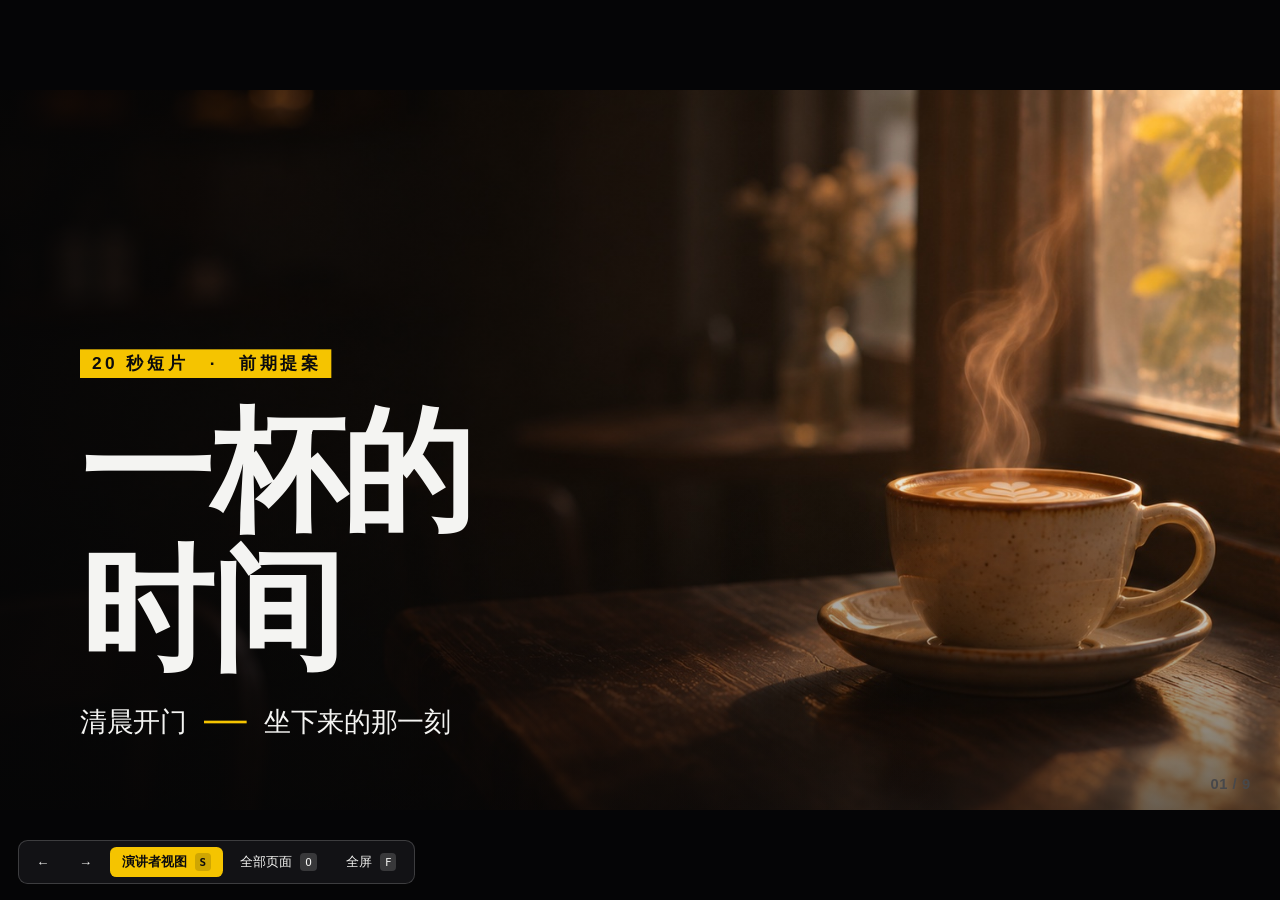
<file: example/咖啡馆短片提案/index.html>
<!doctype html>
<html lang="zh-CN" data-deck="一杯的时间">
<head>
<meta charset="utf-8">
<meta name="viewport" content="width=device-width,initial-scale=1">
<title>一杯的时间</title>
<link rel="stylesheet" href="assets/deck.css">
<!-- 每一页自己的样式写在 assets/pages.css（每条规则以页前缀 .cNN 开头） -->
<link rel="stylesheet" href="assets/pages.css">
</head>
<body>
<div id="stage">

<!-- 下面的页是骨架：版式和页型已经摆好，把〔〕里的字和 todo 图位换成自己的。页的顺序 = section 的顺序。
     要显示「效果预览」角标：在下面这个 <div id="stage"> 上加 class="tags"（默认不显示）。 -->
<!-- ====== P01 开场 ====== -->
<section class="slide c01 p-open" data-id="P01" data-title="开场" data-hero="0">
  <div class="cam"><div class="pic" style="background-image:url(assets/img/cover.jpg)"></div></div><div class="vl"></div>
  <div class="t">
    <div data-s="0" style="--d:.4s"><span class="eb">20 秒短片　·　前期提案</span></div>
    <h1 data-s="0" style="--d:.6s">一杯的<br>时间</h1>
    <p data-s="0" style="--d:.9s">清晨开门<i></i>坐下来的那一刻</p>
  </div>
</section>

<!-- ====== P02 命题 ====== -->
<section class="slide c02 p-brief" data-id="P02" data-title="命题">
  <div class="col"><div data-s="0" style="--d:.2s"><span class="eb">命题</span></div><h2 data-s="0" style="--d:.3s">给街角这家店，<br>拍一条 20 秒<br>的短片</h2></div>
  <div class="nums">
    <div class="r" data-s="0" style="--d:.45s"><b>20<small>秒</small></b><span>片长<small>横版，发朋友圈，也放在店里的屏幕上</small></span></div>
    <div class="r" data-s="0" style="--d:.57s"><b>4<small>个</small></b><span>镜头<small>都在店里，一个上午拍完</small></span></div>
    <div class="r" data-s="0" style="--d:.69s"><b>1<small>句</small></b><span>想让人记住的话<small>一杯的时间</small></span></div>
  </div>
  <ol class="idx" style="--n:6" data-s="1" data-cue="这份提案六块">
    <li><b>01</b>铅笔分镜</li><li><b>02</b>分镜图</li><li><b>03</b>音乐</li><li><b>04</b>预演</li><li><b>05</b>封面</li><li><b>06</b>效果预览</li>
  </ol>
</section>

<!-- ====== P03 铅笔分镜（4 格：两列，收窄一点） ====== -->
<section class="slide c03 light" data-id="P03" data-title="铅笔分镜">
  <div class="hd"><span class="eb" data-s="0" style="--d:.2s">01　铅笔分镜</span><h3 data-s="0" style="--d:.3s">20 秒，4 个镜头</h3><p data-s="0" style="--d:.4s">先看顺序和构图　·　点一格看大图</p></div>
  <div class="g12" style="--n:2;left:330px;right:330px">
    <figure data-s="0" style="--d:.40s"><div class="im gen" style="background-image:url(assets/img/pencil-01.jpg)"></div><figcaption><em>远景 · 4 秒</em>清晨，门口亮起一盏灯</figcaption></figure>
    <figure data-s="0" style="--d:.50s"><div class="im gen" style="background-image:url(assets/img/pencil-02.jpg)"></div><figcaption><em>特写 · 8 秒</em>水柱落下，粉层鼓起来</figcaption></figure>
    <figure data-s="0" style="--d:.60s"><div class="im gen" style="background-image:url(assets/img/pencil-03.jpg)"></div><figcaption><em>特写 · 4 秒</em>一双手把杯子捧起来</figcaption></figure>
    <figure data-s="0" style="--d:.70s"><div class="im gen" style="background-image:url(assets/img/pencil-04.jpg)"></div><figcaption><em>中景 · 4 秒</em>两个人对坐，出片名</figcaption></figure>
  </div>
</section>

<!-- ====== P04 分镜图（拿铅笔稿当底出的，一格对一格） ====== -->
<section class="slide c04" data-id="P04" data-title="分镜图">
  <div class="hd"><span class="eb" data-s="0" style="--d:.2s">02　分镜图</span><h3 data-s="0" style="--d:.3s">照铅笔分镜，一格对一格上色</h3><p data-s="0" style="--d:.4s">效果图，不是实拍画面　·　点一格看大图</p></div>
  <div class="g12" style="--n:2;left:330px;right:330px">
    <figure data-s="0" style="--d:.40s"><div class="im gen" style="background-image:url(assets/img/board-01.jpg)"><b>01</b></div><figcaption><em>远景</em>固定，很慢地推近</figcaption></figure>
    <figure data-s="0" style="--d:.50s"><div class="im gen" style="background-image:url(assets/img/board-02.jpg)"><b>02</b></div><figcaption><em>特写</em>固定，看水柱转圈</figcaption></figure>
    <figure data-s="0" style="--d:.60s"><div class="im gen" style="background-image:url(assets/img/board-03.jpg)"><b>03</b></div><figcaption><em>特写</em>跟着杯子往上抬</figcaption></figure>
    <figure data-s="0" style="--d:.70s"><div class="im gen" style="background-image:url(assets/img/board-04.jpg)"><b>04</b></div><figcaption><em>中景</em>固定，出片名</figcaption></figure>
  </div>
</section>

<!-- ====== P05 音乐（两条备选，点开能听；选中的那条加 pick） ====== -->
<section class="slide c05 p-music" data-id="P05" data-title="音乐">
  <div class="hd"><span class="eb" data-s="0" style="--d:.2s">03　音乐</span><h3 data-s="0" style="--d:.3s">两条备选，选慢的这一条</h3><p data-s="0" style="--d:.4s">点右边的按钮试听　·　示例里的声音是合成的节拍</p></div>
  <div class="cands" style="--n:2">
    <div class="cd pick" data-s="0" style="--d:.45s"><b>60<small>拍 / 分钟</small></b><h4>慢的</h4><p>一小节 4 秒，20 秒正好 5 小节</p><button class="pl" data-ui data-audio="assets/audio/music-1.mp3" aria-label="试听"></button><div class="pg"><i></i></div></div>
    <div class="cd" data-s="0" style="--d:.57s"><b>120<small>拍 / 分钟</small></b><h4>快的</h4><p>太赶，像在催人</p><button class="pl" data-ui data-audio="assets/audio/music-2.mp3" aria-label="试听"></button><div class="pg"><i></i></div></div>
  </div>
  <div class="why" data-s="1" data-cue="为什么选慢的">这条片子，就是要人慢下来<small>4 个镜头都在小节线上换：门口 1 小节，手冲 2 小节，捧杯 1 小节，对坐 1 小节。</small></div>
</section>

<!-- ====== P06 预演（分镜图按镜头的长短切，配上选定的那条） ====== -->
<section class="slide c06 p-play" data-id="P06" data-title="预演">
  <div class="hd"><span class="eb" data-s="0" style="--d:.2s">04　预演</span><h3 data-s="0" style="--d:.3s">分镜配上音乐，先放一遍</h3><p data-s="0" style="--d:.4s">点画面播放　·　点下面的镜头，从那里放</p></div>
  <div class="ply" data-s="0" style="--d:.45s" data-ui data-audio="assets/audio/music-1.mp3">
    <div class="scr"><div class="fr"></div><span class="no" data-f="no">01</span><i class="pp"></i></div>
    <div class="side">
      <div class="k">镜头</div><div class="v big" data-f="no">01</div>
      <div class="k">这一格</div><div class="v" data-f="name"></div>
      <div class="k">景别　·　时长</div><div class="v" data-f="cam"></div>
      <div class="k">时间</div><div class="v mono"><span data-f="t">0.0</span> / <span data-f="total">0</span> 秒</div>
    </div>
    <div class="strip"></div>
    <ol class="shots">
      <li data-len="4" data-img="assets/img/board-01.jpg" data-cam="远景">清晨，门口亮起一盏灯</li>
      <li data-len="8" data-img="assets/img/board-02.jpg" data-cam="特写">水柱落下，粉层鼓起来</li>
      <li data-len="4" data-img="assets/img/board-03.jpg" data-cam="特写">一双手把杯子捧起来</li>
      <li data-len="4" data-img="assets/img/board-04.jpg" data-cam="中景" data-mark>两个人对坐，出片名</li>
    </ol>
  </div>
</section>

<!-- ====== P07 封面 ====== -->
<section class="slide c07 p-cover" data-id="P07" data-title="封面">
  <div class="hd"><span class="eb" data-s="0" style="--d:.2s">05　封面</span><h3 data-s="0" style="--d:.3s">一张主视觉，裁三个尺寸</h3><p data-s="0" style="--d:.4s">片名是暂定的</p></div>
  <div class="row">
    <figure class="k w" data-s="0" style="--d:.45s"><div class="im gen" style="background-image:url(assets/img/cover.jpg)"><div class="ti"><b>一杯的时间</b><small>慢半拍咖啡馆　20″</small></div></div><figcaption><em>16:9</em>片子的封面、提案第一屏</figcaption></figure>
    <figure class="k p34" data-s="1"><div class="im gen" style="background-image:url(assets/img/cover.jpg);background-position:76% 50%"><div class="ti"><b>一杯的<br>时间</b><small>慢半拍咖啡馆</small></div></div><figcaption><em>3:4</em>信息流</figcaption></figure>
    <figure class="k p916" data-s="1" style="--d:.15s"><div class="im gen" style="background-image:url(assets/img/cover.jpg);background-position:76% 50%"><div class="ti"><b>一杯的<br>时间</b><small>慢半拍咖啡馆</small></div></div><figcaption><em>9:16</em>手机竖屏</figcaption></figure>
  </div>
</section>

<!-- ====== P08 效果预览 ====== -->
<section class="slide c08 p-preview" data-id="P08" data-title="效果预览">
  <div class="hd"><span class="eb" data-s="0" style="--d:.2s">06　效果预览</span><h3 data-s="0" style="--d:.3s">发出去是什么样</h3><p data-s="0" style="--d:.4s">片子还没拍，先看发出去的样子</p></div>
  <figure class="ph" data-s="0" style="--d:.45s"><div class="fr"><div class="im gen" style="background-image:url(assets/img/moments.jpg)"></div></div><figcaption>朋友圈里</figcaption></figure>
  <figure class="sc" data-s="1"><div class="im gen" style="background-image:url(assets/img/cover.jpg)"></div><figcaption>店里的屏幕上</figcaption></figure>
</section>

<!-- ====== P09 下一步 ====== -->
<section class="slide c09 p-next" data-id="P09" data-title="下一步">
  <div class="t">
    <div data-s="0" style="--d:.2s"><span class="eb">下一步</span></div>
    <h1 data-s="0" style="--d:.35s">定了，<br>下周开拍</h1>
    <p data-s="0" style="--d:.6s">片子还没拍。拍什么、长什么样、怎么想的，都在前面了。</p>
  </div>
  <div class="dc" data-s="1" data-cue="今天请您定三件事">
    <h5>今天请您<br>定三件事</h5>
    <div><b>1</b><span>片名<small>用不用「一杯的时间」</small></span></div>
    <div><b>2</b><span>音乐<small>用不用慢的这一条</small></span></div>
    <div><b>3</b><span>时间<small>哪天上午可以拍</small></span></div>
  </div>
</section>

<!-- 顶栏：左边是标题（前面一个小黄块），右边一行小字。想换成 logo 图：把 <span class="wm">…</span> 换成 <img class="logo" src="assets/img/logo.svg" alt=""> -->
<div id="nav"><span class="wm">一杯的时间</span><span class="r">慢半拍咖啡馆　·　20 秒短片　·　前期提案</span></div>
</div>

<script src="assets/notes.js"></script>
<script src="assets/pages.js"></script>
<script src="assets/engine/deck.js"></script>
<script src="assets/engine/annotate.js"></script>
</body>
</html>
</file>
<file: example/咖啡馆短片提案/assets/deck.css>
/* ===== 提案 / 汇报 deck 基础样式 =====
   一、引擎要的骨架（舞台、翻页、分步出场、logo）。不要删，也不要改成别的写法。
   二、通用件（居中大标题、左栏、手风琴、面板、一排数字、桂冠……）。
   三、提案页型（页眉、图位和角标、参考板、分镜格子、前后对比、落地预览、条目表）。
   四、能点的东西（鼠标、点图放大、工具条）。五、整页的页型（p-open、p-brief、p-research……）。新页优先用现成的。
   默认是黑、白、黄三色：黑底白字，黄只做强调；亮色页是纸白。配色和字体全在 :root 变量里。定风格时只改变量，再在 tools/风格规范.md 里记下来。
   每一页自己的样式写在 assets/pages.css，每条规则都以页前缀开头（.c07 …）。 */

:root{
  /* 深色底 */
  --k0:#0b0b0d;--k1:#141518;--k2:#1e2025;
  --t1:#f4f4f2;--t2:#cdd0d6;--t3:#8e939c;--ln:rgba(255,255,255,.16);
  /* 强调色：全场只用一个，少用 */
  --acc:#f5c400;--acc2:#ffd84a;--on-acc:#0b0b0d;
  /* 亮色页（section 加 class="light"）：纸白 */
  --L0:#f4f2ec;--L1:#e7e4da;--Lt1:#0b0b0d;--Lt2:#55585f;--Lt3:#8e939c;--Lln:rgba(11,11,13,.18);
  /* 字：标题用 --head（粗黑体），大数字和英文短标用 --disp（窄体），其余用 --sans；--serif 备用 */
  --head:"PingFang SC","Hiragino Sans GB","Microsoft YaHei","Noto Sans SC",sans-serif;
  --disp:"Anton","DIN Condensed","Impact","Arial Narrow",sans-serif;   /* 想用 Anton：把字体文件放进 assets/fonts/，再加一条 @font-face */
  --serif:"Source Han Serif CN","Source Han Serif SC","Noto Serif CJK SC","Songti SC",serif;
  --sans:-apple-system,"PingFang SC","Helvetica Neue","Microsoft YaHei",sans-serif;
  --mono:"JetBrains Mono","SF Mono",ui-monospace,Menlo,monospace;
  /* 缓动：出场 --out，镜头 --io，切换 --std */
  --out:cubic-bezier(0,0,.2,1);--io:cubic-bezier(.65,0,.35,1);--std:cubic-bezier(.4,0,.2,1)}

/* ---------- 一、骨架 ---------- */
*{box-sizing:border-box;margin:0;padding:0}
html,body{width:100%;height:100%;background:#050506;overflow:hidden}
body{font-family:var(--sans);color:var(--t1);-webkit-font-smoothing:antialiased}
#stage{position:absolute;left:50%;top:50%;width:1920px;height:1080px;overflow:hidden;background:var(--k0);transition:background .6s var(--std)}
#stage[data-theme=light]{background:var(--L0)}
/* 胶片颗粒（可选）：stage 上加 class="grain" 才有 */
#stage.grain::after{content:"";position:absolute;inset:-20%;z-index:80;pointer-events:none;opacity:.05;mix-blend-mode:overlay;animation:noise 1.6s steps(5) infinite;
  background-image:url("data:image/svg+xml;utf8,<svg xmlns='http://www.w3.org/2000/svg' width='260' height='260'><filter id='n'><feTurbulence type='fractalNoise' baseFrequency='.8' numOctaves='2' stitchTiles='stitch'/></filter><rect width='100%' height='100%' filter='url(%23n)'/></svg>")}
@keyframes noise{0%{background-position:0 0}20%{background-position:-5% -10%}40%{background-position:-15% 5%}60%{background-position:7% -25%}80%{background-position:20% 15%}100%{background-position:0 0}}

/* 顶栏：logo 左上（和正文左边距对齐），右上一行小字。翻页时不动。 */
#nav{position:absolute;left:120px;right:120px;top:46px;height:62px;display:flex;align-items:center;justify-content:space-between;z-index:70;pointer-events:none}
#nav .logo{height:58px;width:auto;display:block;transition:opacity .4s var(--std) .45s}
#nav .r{font-size:24px;letter-spacing:.26em;color:var(--t2);transition:color .6s var(--std)}
#stage[data-theme=light] #nav .r{color:var(--Lt2)}
/* 整屏大图页（section 上写 data-hero="0,2" = 第 0、2 下算大图）：logo 换到底部正中。两个 logo 各自淡入淡出，不移动。 */
#logoB{position:absolute;left:50%;bottom:44px;height:58px;width:auto;transform:translateX(-50%);z-index:70;pointer-events:none;opacity:0;transition:opacity .4s var(--std)}
#stage[data-logo=bottom] #logoB{opacity:1;transition-delay:.45s}
#stage[data-logo=bottom] #nav .logo{opacity:0;transition-delay:0s}

/* 翻页：旧页淡出 + 模糊，新页由虚到实 */
.slide{position:absolute;inset:0;opacity:0;visibility:hidden;filter:blur(6px);transform:translateY(14px);
  transition:opacity .6s var(--std),filter .6s var(--std),transform 0s .9s,visibility 0s .9s}
.slide.active{opacity:1;visibility:visible;filter:none;transform:none;transition:opacity .9s var(--out) .15s,filter .9s var(--out) .15s,transform 1.1s var(--out) .15s}
.slide.light{color:var(--Lt1)}

/* 分步出场：data-s="n" 第 n 下出现；style="--d:.3s" 错时 */
[data-s]{opacity:0;transform:translateY(14px);filter:blur(8px);transition:opacity .8s var(--out),transform .9s var(--out),filter .8s var(--out)}
[data-s].on{opacity:1;transform:none;filter:none;transition-delay:var(--d,0s)}
/* 引擎清旧页（.rst）时瞬间归位，回到这页不会先倒放一遍 */
.rst,.rst *,.rst *::before,.rst *::after{transition:none!important;animation:none!important}
/* 隐藏的步骤标记：某一下只有整页状态变化、没有新元素出现时放一个 <b class="mk" data-s="n" data-cue="说明"></b> */
.mk{display:none}
/* 到第 n 下自己淡出：加 class x1 / x2 / x3 / x4 */
.slide.st1 .x1,.slide.st2 .x2,.slide.st3 .x3,.slide.st4 .x4{opacity:0;filter:blur(6px);transform:translateY(-20px);transition-delay:0s;pointer-events:none}

/* 小工具 */
.hang{margin-right:-.95em}                 /* 句末标点悬挂：<span class="hang">，</span> */
.eb{display:inline-block;padding:4px 14px 4px 18px;font-size:26px;font-weight:600;letter-spacing:.2em;color:var(--on-acc);background:var(--acc)}   /* 眉标：黄底黑字 */
.serif{font-family:var(--serif)}
.acc-c{color:var(--acc)}
sup{font-size:.42em;vertical-align:1.05em;margin-left:.04em;letter-spacing:0}

/* ---------- 二、通用件 ---------- */
/* 亮色页 */
.light{background:var(--L0)}
/* 整屏图 + 镜头推进：<div class="cam"><div class="pic" style="background-image:url(assets/img/x.png)"></div></div><div class="vl"></div> */
.pic{position:absolute;inset:0;background:center/cover}
.slide.active .pic{animation:push 16s var(--out) both}
@keyframes push{from{transform:scale(1.03)}to{transform:scale(1.1)}}
.cam{position:absolute;inset:0;transition:transform 2.6s var(--io),filter 2.6s var(--io)}
.vl{position:absolute;inset:0;background:linear-gradient(180deg,rgba(15,15,22,.55),rgba(15,15,22,.05) 46%,rgba(15,15,22,.25))}
.vl::after{content:"";position:absolute;inset:0;background:rgba(15,15,22,.82);opacity:0;transition:opacity 2.2s var(--io)}
.slide.st1 .cam.push{transform:scale(1.3)}          /* 第 1 下推镜头 */
.slide.st1 .vl.dim::after{opacity:1}                /* 第 1 下压暗 */
/* 居中大标题 */
.hx{position:absolute;left:0;right:0;top:150px;text-align:center}
.hx h1{margin-top:30px;font:600 136px/1.14 var(--head);letter-spacing:-.01em}
.hx p{margin-top:26px;font-size:38px;color:var(--t2)}
.light .hx p{color:var(--Lt2)}
.mid{top:300px}
.onpic h1,.onpic p{text-shadow:0 2px 40px rgba(5,5,6,.6)}
.onpic p{color:var(--t1)}
/* 左栏：眉标 + 标题 + 细线 */
.col{position:absolute;left:120px;top:170px;width:600px}
.col h2{margin-top:30px;font:600 72px/1.22 var(--head);letter-spacing:-.01em}
.rl{height:1px;background:var(--ln);margin:40px 0 6px;transform-origin:0 50%}
.light .rl{background:var(--Lln)}
.rl[data-s]{transform:scaleX(0);filter:none}
.rl.on{transform:none;transition:transform 1.2s var(--out) var(--d),opacity .4s var(--d)}
/* 手风琴：a1 在第 1 下展开，a2 第 2 下，a3 第 3 下 */
.acc .it{border-bottom:1px solid var(--ln);padding:16px 0;color:var(--t3);transition:color .4s var(--std)}
.acc .it h4{display:flex;align-items:center;gap:16px;font-size:36px;font-weight:500}
.acc .it h4::before{content:"";width:10px;height:10px;border-radius:50%;background:currentColor;opacity:0;transition:opacity .3s}
.acc .bd{display:grid;grid-template-rows:0fr;transition:grid-template-rows .45s var(--std)}
.acc .bd>div{overflow:hidden}
.acc .it p{padding:10px 0 2px 26px;font-size:30px;line-height:1.5;color:var(--t2);opacity:0;transition:opacity .4s var(--std)}
.st1:not(.st2) .a1,.st2:not(.st3) .a2,.st3:not(.st4) .a3{color:var(--t1)}
.st1:not(.st2) .a1 h4::before,.st2:not(.st3) .a2 h4::before,.st3:not(.st4) .a3 h4::before{opacity:1}
.st1:not(.st2) .a1 .bd,.st2:not(.st3) .a2 .bd,.st3:not(.st4) .a3 .bd{grid-template-rows:1fr}
.st1:not(.st2) .a1 p,.st2:not(.st3) .a2 p,.st3:not(.st4) .a3 p{opacity:1;transition-delay:.2s}
/* 右侧面板 */
.pn{position:absolute;left:780px;top:170px;width:1020px;height:620px;padding:30px 40px 34px;border-radius:6px;background:var(--k1);border:1px solid var(--ln);box-shadow:0 40px 80px rgba(0,0,0,.35);overflow:hidden}
.pn .ph{display:flex;justify-content:space-between;align-items:center;font-size:32px;font-weight:500}
.pn .ph span{font-size:22px;color:var(--t3);border:1px solid var(--ln);border-radius:99px;padding:5px 14px;font-weight:400}
/* 面板里的标签：<div class="tabs"><i></i><b>甲</b><b>乙</b><b>丙</b></div>，第 1 下停在甲，第 2 下乙…（滑块位置由 pages.js 算） */
.tabs{position:relative;display:flex;gap:6px;margin:22px 0 18px;font-size:26px;color:var(--t3)}
.tabs b{position:relative;z-index:1;font-weight:400;padding:10px 24px;transition:color .3s var(--std)}
.tabs i{position:absolute;left:0;top:0;height:100%;width:120px;border-radius:99px;background:rgba(238,238,243,.08);border:1px solid var(--ln);transition:transform .45s var(--std),width .45s var(--std)}
.st1:not(.st2) .tabs b:nth-of-type(1),.st2:not(.st3) .tabs b:nth-of-type(2),.st3 .tabs b:nth-of-type(3){color:var(--t1)}
/* 面板里的场景：s1 第 1 下、s2 第 2 下、s3 第 3 下，切换用透明度 + 5px */
.scs{position:relative;height:420px}
.sc{position:absolute;inset:0;padding:30px 10px;opacity:0;translate:0 5px;transition:opacity .3s var(--std),translate .3s var(--std)}
.st1:not(.st2) .s1,.st2:not(.st3) .s2,.st3:not(.st4) .s3{opacity:1;translate:0 0;transition-delay:.3s}
.sc h3{font:500 64px/1.2 var(--head)}
.sc p{margin-top:22px;font-size:30px;line-height:1.55;color:var(--t2)}
/* 一排大数字：<div class="stats"><div class="st"><b>3<small>周</small></b><span>说明</span></div>…</div> */
.stats{position:absolute;left:120px;right:120px;display:grid;grid-template-columns:repeat(var(--n,4),1fr)}
.stats.c .st{text-align:center}
.stats .st b{display:block;font:400 150px/1 var(--disp);white-space:nowrap;letter-spacing:.01em}
.stats .st b small{font:500 .3em/1 var(--sans);color:var(--t2);margin:0 .2em}
.light .stats .st b small{color:var(--Lt2)}
.stats .st span{display:block;margin-top:22px;font-size:32px;color:var(--t2)}
.light .stats .st span{color:var(--Lt2)}
/* 桂冠（奖项、排名、星标、销量第一这类数字）：
   <div class="lr" data-s="1"><svg></svg><div class="txt"><div class="num">4<small>万+</small></div><div class="lab">颗星</div></div></div>
   叶片沿圆弧从下往上长，算法在 pages.js；颜色改 --lr1/--lr2/--lr3 */
.lrs{display:flex;justify-content:center;gap:90px}
.lr{position:relative;width:400px;height:356px;--lr1:#fff;--lr2:#d6d8e6;--lr3:#8b8b9e}
.lr[data-s]{opacity:1;transform:none;filter:none}
.lr::before{content:"";position:absolute;inset:-12%;background:radial-gradient(circle at 50% 46%,rgba(255,255,255,.12),transparent 62%);opacity:0;transition:opacity .6s var(--std)}
.lr.on::before{opacity:1;transition:opacity 1.6s var(--out) .7s}
.lr svg{position:absolute;inset:0;width:100%;height:100%;overflow:visible;filter:drop-shadow(0 0 14px rgba(238,238,243,.18))}
.lr .lf{opacity:0;transform:scale(.3);transform-box:fill-box;transform-origin:center;transition:opacity .4s var(--std),transform .5s var(--std)}
.lr.on .lf{opacity:1;transform:none;transition:opacity .6s var(--out) var(--ld,0s),transform .9s var(--out) var(--ld,0s)}
.lr .txt{position:absolute;inset:0;display:flex;flex-direction:column;align-items:center;justify-content:center;padding-bottom:12px;opacity:0;transition:opacity .5s var(--std)}
.lr.on .txt{opacity:1;transition:opacity .8s var(--out) calc(var(--d,0s) + 1s)}
.lr .num{font:400 132px/1 var(--disp);letter-spacing:.01em;white-space:nowrap}
.lr .num small{font-size:.4em;color:var(--t2);margin-left:.08em;font-weight:400}
.lr .lab{margin-top:16px;font-size:26px;color:var(--t2);letter-spacing:.3em;margin-right:-.3em}
.light .lr{--lr1:#c9a96a;--lr2:#a8884e;--lr3:#7a6136}
.light .lr .num small,.light .lr .lab{color:var(--Lt2)}

/* ---------- 三、提案页型 ---------- */
/* 页眉：一行小标题，给下面的图让地方。<div class="hd"><span class="eb">分镜</span><h3>30 秒，8 个镜头</h3><p>右边一句补充</p></div> */
.hd{position:absolute;left:120px;right:120px;top:138px;display:flex;align-items:center;gap:28px}
.hd h3{font:600 50px/1.2 var(--head);letter-spacing:-.005em}
.hd p{margin-left:auto;font-size:26px;color:var(--t3)}
.light .hd p{color:var(--Lt2)}

/* 图位：所有放图的地方都用它。<div class="im" style="background-image:url(assets/img/x.jpg)"></div>，里面也可以直接放 <svg> / <img>
   出图生成的图加 class="gen"（角标默认不显示，见下面）；别人的作品写 data-tag="出处"，这一行字一直显示
   图还没出：class="im todo" data-todo="待出图：窗边的杯子"（交付前要清干净，tools/check.py 会查） */
.im{position:relative;overflow:hidden;border-radius:4px;background:var(--k2) center/cover no-repeat}
.light .im{background-color:var(--L1)}
.im>svg,.im>img,.im>.lay{position:absolute;inset:0;width:100%;height:100%;object-fit:cover}
.im>.lay{background-position:center;background-size:cover;background-repeat:no-repeat}
.im>.lay[data-s]{transform:none}              /* 叠一层：草图上面第 1 下盖出成图 */
.im.gen::after,.im[data-tag]::after{content:"效果预览";position:absolute;right:10px;bottom:10px;z-index:3;padding:2px 10px;border-radius:2px;
  font-size:22px;line-height:1.35;letter-spacing:.08em;color:#fff;background:rgba(5,5,6,.72)}
.im[data-tag]::after{content:attr(data-tag)}
/* 出图的图位（class="gen"）默认不显示「效果预览」这一行字；要显示，在 index.html 的 <div id="stage"> 上加 class="tags" */
#stage:not(.tags) .im.gen:not([data-tag])::after{display:none}
/* 整屏图（.pic）不能直接挂角标，在 section 里单放一个：<i class="tg">效果预览</i> */
.tg{position:absolute;right:120px;bottom:54px;z-index:5;padding:2px 10px;border-radius:2px;font-style:normal;font-size:22px;line-height:1.35;letter-spacing:.08em;color:#fff;background:rgba(10,10,14,.62)}
.im.todo{background:repeating-linear-gradient(135deg,var(--k1) 0 22px,var(--k2) 22px 44px)}
.im.todo::before{content:attr(data-todo);position:absolute;inset:0;display:grid;place-items:center;padding:0 16px;text-align:center;font-size:24px;line-height:1.4;color:var(--t3);letter-spacing:.06em}
.im.todo.lo::before{place-items:end center;padding-bottom:80px}      /* 占位的字放到底部（上面要压标题时） */
.light .im.todo{background:repeating-linear-gradient(135deg,var(--L1) 0 22px,var(--Lln) 22px 44px)}
.light .im.todo::before{color:var(--Lt2)}
/* 草图：纸底 + 虚线框（分镜草图、手绘示意） */
.im.sk,.sk .im{background-color:#f4f2ec;outline:2px solid rgba(11,11,13,.85);outline-offset:-2px}
/* 压在图上的说明（参考板、场景小图用） */
.board figcaption,.as figcaption{position:absolute;left:0;right:0;bottom:0;padding:44px 16px 12px;border-radius:0 0 4px 4px;font-size:24px;line-height:1.3;color:#fff;
  background:linear-gradient(transparent,rgba(10,10,14,.74));pointer-events:none}
.board .im::after,.as .im::after{top:10px;bottom:auto}

/* 参考板：6 列 × 2 行的拼图，格子用 w2 / w3（占几列）、h2（占两行）拼。下面可以放一排色卡 .sws
   <div class="board"><figure class="w2 h2" data-s="0"><div class="im" …></div><figcaption>暖光，逆光的蒸汽</figcaption></figure>…</div> */
.board{position:absolute;left:120px;right:120px;top:240px;height:540px;display:grid;grid-template-columns:repeat(6,1fr);grid-template-rows:repeat(2,1fr);gap:16px}
.board figure{position:relative;min-width:0;min-height:0}
.board .im{width:100%;height:100%}
.board .w2{grid-column:span 2}.board .w3{grid-column:span 3}.board .h2{grid-row:span 2}
.sws{position:absolute;left:120px;right:120px;top:806px;display:flex;align-items:center;gap:14px;font-size:24px;color:var(--t2)}
.sws i{flex:none;width:42px;height:42px;border-radius:50%;background:var(--c);border:1px solid var(--ln)}
.sws span{margin-left:14px}
.light .sws{color:var(--Lt2)}

/* 分镜格子：--n 列（一排 3–4 格；两排共 8 格用 --n:4）。每格：编号 + 图 + 一行镜头说明（<em> 里写景别、运镜、时长）
   <div class="sb" style="--n:4"><figure data-s="0"><div class="im gen" …><b>01</b></div><figcaption><em>特写 · 固定 · 3 秒</em>水柱落下，蒸汽升起</figcaption></figure>…</div>
   草图那一版在 .sb 上加 class="sk" */
.sb{position:absolute;left:120px;right:120px;top:228px;display:grid;grid-template-columns:repeat(var(--n,4),1fr);gap:24px}
.sb figure{min-width:0}
.sb .im{aspect-ratio:16/9}
.sb .im>b{position:absolute;left:0;top:0;z-index:3;min-width:50px;padding:3px 10px 1px;font:400 26px/1.25 var(--disp);letter-spacing:.04em;text-align:center;color:var(--on-acc);background:var(--acc)}
.sb figcaption{margin-top:10px;font-size:24px;line-height:1.35;color:var(--t1)}
.sb figcaption em{display:block;font-style:normal;font-size:22px;letter-spacing:.06em;color:var(--acc2)}
.light .sb figcaption{color:var(--Lt1)}
.light .sb figcaption em{color:var(--acc)}

/* 前后对比：左「之前 / 原图」，右「之后 / 出图」，中间一个箭头
   <div class="ba"><figure class="b" data-s="0"><div class="im" …></div><figcaption><em>原图</em>说明</figcaption></figure>
     <div class="arr" data-s="1"></div><figure class="a" data-s="1"><div class="im gen" …></div><figcaption><em>出图</em>说明</figcaption></figure></div>
   一张图出几个场景：.ba 上加 class="fan"，右边换成 <div class="as" style="--n:2">…几个 figure…</div> */
.ba{position:absolute;left:120px;right:120px;top:250px;display:grid;grid-template-columns:1fr 90px 1fr;align-items:center}
.ba figure{position:relative;min-width:0}
.ba .im{aspect-ratio:16/10}
.ba>figure>figcaption{margin-top:14px;font-size:26px;line-height:1.4;color:var(--t2)}
.light .ba>figure>figcaption{color:var(--Lt2)}
.ba figcaption em{font-style:normal;display:inline-block;margin-right:14px;padding:1px 14px;border-radius:2px;font-size:22px;letter-spacing:.1em;color:var(--t1);border:1px solid var(--t3)}
.light .ba figcaption em{color:var(--Lt1);border-color:var(--Lt3)}
.ba .a>figcaption em,.light .ba .a>figcaption em{color:var(--on-acc);background:var(--acc);border-color:var(--acc)}
.ba .arr{justify-self:center;width:40px;height:40px;border-top:3px solid var(--acc);border-right:3px solid var(--acc);rotate:45deg;translate:-12px -28px}
.ba.fan{grid-template-columns:500px 90px 1fr}
.ba.fan .b .im{aspect-ratio:1/1}
.ba.fan .arr{translate:-12px 0}
.as{display:grid;grid-template-columns:repeat(var(--n,2),1fr);gap:20px}
.ba .as .im{aspect-ratio:2/1}

/* 落地预览：手机里（.phone）、大屏上（.screen）。外壳是 .fr，图放里面
   <div class="mock"><figure class="dev phone" data-s="0"><div class="fr"><div class="im gen" …></div></div><figcaption>朋友圈，竖版</figcaption></figure>
     <figure class="dev screen" data-s="1"><div class="fr"><div class="im gen" …></div></div><figcaption>门店大屏，横版</figcaption></figure></div> */
.mock{position:absolute;left:120px;right:120px;top:236px;height:560px;display:flex;justify-content:center;align-items:flex-end;gap:110px}
.dev{flex:none;text-align:center}
.dev .fr{position:relative;background:#0c0c10;border:2px solid #3a3b47;box-shadow:0 30px 60px rgba(0,0,0,.45)}
.dev figcaption{margin-top:16px;font-size:24px;color:var(--t2)}
.light .dev figcaption{color:var(--Lt2)}
.phone .fr{width:236px;height:490px;padding:9px;border-radius:42px}
.phone .im{width:100%;height:100%;border-radius:32px}
.phone .fr::before{content:"";position:absolute;left:50%;top:20px;z-index:4;width:72px;height:20px;border-radius:99px;background:#0c0c10;translate:-50% 0}
.screen .fr{width:840px;padding:12px;border-radius:14px;margin-bottom:24px}
.screen .im{aspect-ratio:16/9;border-radius:4px}
.screen .fr::after{content:"";position:absolute;left:50%;bottom:-26px;width:190px;height:24px;translate:-50% 0;background:linear-gradient(#2c2d39,#1b1c25);clip-path:polygon(16% 0,84% 0,100% 100%,0 100%)}

/* 条目表：左边 .col 放标题，右边一行一条（下一步、镜头语言、要对方定的事）
   <div class="kv"><div class="r" data-s="1"><b>景别</b><span>以特写为主<small>补一句</small></span></div>…</div> */
.kv{position:absolute;left:780px;top:186px;width:1020px}
.kv .r{display:grid;grid-template-columns:220px 1fr;gap:30px;padding:20px 0;border-bottom:1px solid var(--ln);font-size:32px;line-height:1.45}
.kv .r b{font-weight:600;color:var(--acc)}
.kv .r small{display:block;margin-top:2px;font-size:24px;color:var(--t3)}
.light .kv .r{border-color:var(--Lln)}
.light .kv .r b{color:var(--Lt1)}.light .kv .r small{color:var(--Lt2)}

/* ---------- 四、能点的东西（观众屏）：鼠标、点图放大、左下角工具条。脚本在 pages.js ---------- */
#nav .wm{display:flex;align-items:center;gap:14px;font:600 26px/1 var(--head);letter-spacing:.08em;color:var(--t1);transition:color .6s var(--std),opacity .4s var(--std)}
#nav .wm::before{content:"";width:16px;height:16px;background:var(--acc)}
#stage[data-theme=light] #nav .wm{color:var(--Lt1)}
#stage[data-logo=bottom] #nav .wm,#stage[data-logo=bottom] #nav .r{opacity:0}
.hd .eb{flex:none}
/* 一屏的分镜格子 .g12：默认 4 列（12 格三排）。4 格用 style="--n:2;left:330px;right:330px"。铅笔稿和成图用同一套格子，一一对应 */
.g12{position:absolute;left:180px;right:180px;top:232px;display:grid;grid-template-columns:repeat(var(--n,4),1fr);gap:14px 20px}
.g12 figure{min-width:0}
.g12 .im{aspect-ratio:1.85;background-size:100% 100%}
.g12 .im.gen::after{display:none}
.g12 .im>b{position:absolute;left:0;top:0;z-index:3;min-width:50px;padding:3px 10px 1px;font:400 26px/1.25 var(--disp);letter-spacing:.04em;text-align:center;color:var(--on-acc);background:var(--acc)}
.g12 figcaption{margin-top:6px;font-size:22px;line-height:1.4;white-space:nowrap;overflow:hidden;color:var(--t2)}
.g12 figcaption em{font-style:normal;font-weight:600;margin-right:12px;color:var(--acc)}
.light .g12 figcaption{color:var(--Lt2)}
.light .g12 figcaption em{color:var(--Lt1)}
.light .g12 .im{background-color:var(--L0)}

/* 鼠标：图能点开看大图；带 data-ui 的是能点的控件（点它不翻页） */
.im{cursor:zoom-in}
[data-ui],[data-ui] *{cursor:pointer}
#lb{position:absolute;inset:0;z-index:90;padding:36px;background-color:rgba(5,5,6,.95);background-position:center;background-size:contain;background-repeat:no-repeat;background-origin:content-box;opacity:0;visibility:hidden;cursor:zoom-out;transition:opacity .25s var(--std),visibility 0s .25s}
#lb.on{opacity:1;visibility:visible;transition:opacity .25s var(--std)}
/* 左下角的工具条：在舞台外面，不跟着缩放，所以用 rem */
#tb{position:fixed;left:1.1rem;bottom:1rem;z-index:200;display:flex;gap:.35rem;padding:.35rem;border-radius:.6rem;border:1px solid rgba(255,255,255,.18);background:rgba(20,21,24,.9);opacity:0;transform:translateY(.5rem);pointer-events:none;transition:opacity .3s,transform .3s}
#tb.on{opacity:1;transform:none;pointer-events:auto}
#tb button{display:flex;align-items:center;gap:.5rem;height:1.9rem;padding:0 .75rem;border:0;border-radius:.4rem;font-family:-apple-system,"PingFang SC",sans-serif;font-size:.82rem;font-weight:500;color:#f4f4f2;background:transparent;cursor:pointer}
#tb button:hover{background:rgba(255,255,255,.14)}
#tb button.main{font-weight:600;color:#0b0b0d;background:#f5c400}
#tb kbd{padding:.15rem .3rem;border-radius:.25rem;font-family:ui-monospace,Menlo,monospace;font-size:.68rem;background:rgba(255,255,255,.16)}
#tb button.main kbd{background:rgba(11,11,13,.16)}
html.is-preview #tb{display:none}

/* ---------- 五、整页的页型：section 上写 class="slide p-xxx"，里面照 references/页型与版式.md 的写法填 ----------
   这些页型和页码无关，删页、换顺序都不用改样式。某一页要单独调，在 assets/pages.css 里用 .cNN 写。 */
/* p-open　开场：整屏图 + 左下角大标题 */
.p-open .vl{background:linear-gradient(90deg,rgba(5,5,6,.84),rgba(5,5,6,.4) 46%,rgba(5,5,6,0) 76%),linear-gradient(0deg,rgba(5,5,6,.6),rgba(5,5,6,0) 46%)}
.p-open .t{position:absolute;left:120px;bottom:112px}
.p-open h1{margin-top:36px;font:600 200px/1.04 var(--head);letter-spacing:-.02em}
.p-open p{margin-top:44px;display:flex;align-items:center;gap:26px;font:500 40px/1 var(--head);color:var(--t1)}
.p-open p i{width:64px;height:4px;background:var(--acc)}
.p-open .tg{bottom:112px}

/* p-brief　命题：左边一句话，右边三个大数字，下面一排目录 */
.p-brief .col{left:120px;top:236px;width:660px}
.p-brief .col h2{font-size:86px;line-height:1.16}
.p-brief .nums{position:absolute;left:880px;right:120px;top:208px}
.p-brief .nums .r{display:grid;grid-template-columns:340px 1fr;align-items:center;gap:20px;padding:12px 0;border-bottom:1px solid var(--ln)}
.p-brief .nums b{font:400 150px/1.12 var(--disp);color:var(--acc);letter-spacing:.01em;white-space:nowrap}
.p-brief .nums b small{font:600 34px/1 var(--head);color:var(--t1);margin-left:14px}
.p-brief .nums span{font:600 40px/1.3 var(--head)}
.p-brief .nums span small{display:block;margin-top:6px;font:400 26px/1.4 var(--sans);color:var(--t2)}
.p-brief .idx{position:absolute;left:120px;right:120px;top:846px;display:grid;grid-template-columns:repeat(var(--n,12),1fr);list-style:none;border-top:3px solid var(--acc)}
.p-brief .idx li{padding:16px 0 0;font:500 26px/1.3 var(--head);color:var(--t1);white-space:nowrap}
.p-brief .idx b{display:block;margin-bottom:8px;font:400 36px/1 var(--disp);color:var(--acc);letter-spacing:.04em}

/* p-research　调研：一墙参考截图 + 三条结论 */
.p-research .wall{position:absolute;left:120px;top:236px;width:1090px;height:760px;display:grid;grid-template-columns:repeat(4,1fr);grid-template-rows:repeat(4,1fr);gap:10px}
.p-research .wall figure{position:relative;min-width:0;min-height:0}
.p-research .wall .im{width:100%;height:100%}
.p-research .wall .w2{grid-column:span 2}
.p-research .wall .h2{grid-row:span 2}
.p-research .wall .im[data-tag]::after{left:0;right:auto;bottom:0;border-radius:0;font-size:22px;padding:1px 10px;background:rgba(5,5,6,.78)}
.p-research .find{position:absolute;left:1260px;right:120px;top:236px}
.p-research .find .r{display:grid;grid-template-columns:70px 1fr;gap:6px;padding:22px 0 24px;border-top:3px solid var(--Lt1)}
.p-research .find .r>b{font:400 76px/1 var(--disp);color:var(--Lt1)}
.p-research .find .r span{font:600 34px/1.35 var(--head);color:var(--Lt1)}
.p-research .find .r small{display:block;margin-top:10px;font:400 24px/1.45 var(--sans);color:var(--Lt2)}

/* p-tone　色调：原样和调完，2×2；右边一列色板 */
.p-tone .gr{position:absolute;left:120px;top:276px;width:1290px;height:714px}
.p-tone .f{position:absolute;width:610px}
.p-tone .f .im{aspect-ratio:16/9}
.p-tone .a0{left:0;top:0}.p-tone .a1{left:680px;top:0}
.p-tone .b0{left:0;top:367px}.p-tone .b1{left:680px;top:367px}
.p-tone .lb{position:absolute;top:-38px;font:500 24px/1 var(--sans);letter-spacing:.14em;color:var(--t3)}
.p-tone .l0{left:0}.p-tone .l1{left:680px;color:var(--acc)}
.p-tone .ar{position:absolute;left:630px;width:24px;height:24px;border-top:4px solid var(--acc);border-right:4px solid var(--acc);rotate:45deg}
.p-tone .ar.a{top:160px}.p-tone .ar.b{top:527px}
.p-tone .pal{position:absolute;left:1480px;right:120px;top:276px;display:grid;gap:20px}
.p-tone .sw{display:grid;grid-template-columns:96px 1fr;gap:20px;align-items:center}
.p-tone .sw i{height:96px;background:var(--c);border:1px solid var(--ln)}
.p-tone .sw b{display:block;font:600 32px/1.2 var(--head)}
.p-tone .sw span{display:block;margin-top:4px;font-size:22px;line-height:1.35;color:var(--t2)}
.p-tone .pal p{margin-top:8px;padding-top:16px;border-top:1px solid var(--ln);font-size:22px;line-height:1.45;color:var(--t3)}

/* p-grade　方案：左边一张大图，右边五步 */
.p-grade .ui{position:absolute;left:120px;top:236px;width:1110px}
.p-grade .ui .im{aspect-ratio:16/9}
.p-grade .ui .im::after{top:10px;bottom:auto}
.p-grade .ui figcaption{margin-top:14px;font-size:24px;line-height:1.4;color:var(--t3)}
.p-grade .steps{position:absolute;left:1290px;right:120px;top:236px}
.p-grade .steps .r{display:grid;grid-template-columns:78px 1fr;gap:6px;align-items:start;padding:17px 0 19px;border-top:1px solid var(--ln)}
.p-grade .steps .r:first-child{border-top:3px solid var(--acc)}
.p-grade .steps b{font:400 50px/1.05 var(--disp);letter-spacing:.02em;color:var(--acc)}
.p-grade .steps span{font:600 36px/1.25 var(--head);color:var(--t1)}
.p-grade .steps small{display:block;margin-top:6px;font:400 24px/1.4 var(--sans);color:var(--t2)}

/* p-story　故事线：左边一页草稿，右边三段 */
.p-story .sk{position:absolute;left:120px;top:244px;width:920px}
.p-story .sk .im{aspect-ratio:16/9;outline:2px solid rgba(11,11,13,.85);outline-offset:-2px}
.p-story .bar{position:absolute;left:120px;top:786px;width:920px;display:grid;grid-template-columns:4fr 11fr 3fr;gap:6px}
.p-story .bar div{padding:12px 16px 14px;font:600 26px/1.2 var(--head);color:var(--L0);background:var(--Lt1);white-space:nowrap}
.p-story .bar div:last-child{color:var(--on-acc);background:var(--acc)}
.p-story .bar small{display:block;margin-top:4px;font:400 22px/1.2 var(--sans);opacity:.75}
.p-story .acts{position:absolute;left:1110px;right:120px;top:244px}
.p-story .a{display:grid;grid-template-columns:92px 1fr;gap:8px;padding:24px 0 28px;border-top:3px solid var(--Lt1)}
.p-story .a>b{font:600 62px/1 var(--head);color:var(--Lt1)}
.p-story .a h4{font:600 40px/1.2 var(--head);color:var(--Lt1)}
.p-story .a h4 small{display:block;margin-top:8px;font:400 24px/1.2 var(--sans);letter-spacing:.04em;color:var(--Lt2)}
.p-story .a p{margin-top:14px;font-size:30px;line-height:1.5;color:var(--Lt1)}

/* p-frames　风格帧：一大两小 */
.p-frames figure{position:absolute}
.p-frames .big{left:120px;top:236px;width:1040px}
.p-frames .s1{left:1184px;top:236px;width:616px}
.p-frames .s2{left:1184px;top:606px;width:616px}
.p-frames .im{aspect-ratio:16/9}
.p-frames .im::after{top:10px;bottom:auto}
.p-frames figcaption{margin-top:14px;font-size:26px;line-height:1.4;color:var(--t2)}
.p-frames .s1 figcaption,.p-frames .s2 figcaption{position:absolute;left:0;right:0;bottom:0;margin:0;padding:8px 14px 8px 0;font-size:24px;color:var(--t1);background:rgba(5,5,6,.8)}
.p-frames .s1 figcaption b,.p-frames .s2 figcaption b{font-size:24px;margin-right:12px}
.p-frames figcaption b{display:inline-block;margin-right:16px;padding:0 12px;font:600 26px/1.5 var(--head);color:var(--on-acc);background:var(--acc)}
.p-frames .big figcaption{font-size:30px}
.p-frames .big figcaption b{font-size:30px}

/* p-music　音乐：几条备选，能点开听；下面放一句结论或一张时间线 */
.p-music .cands{position:absolute;left:120px;right:120px;top:236px;display:grid;grid-template-columns:repeat(var(--n,3),1fr);gap:24px}
.p-music .cd{position:relative;display:grid;grid-template-columns:auto 1fr auto;column-gap:24px;align-items:center;padding:20px 24px 24px 28px;border:1px solid var(--ln)}
.p-music .cd b{grid-row:span 2;font:400 108px/1 var(--disp);letter-spacing:.01em;color:var(--t2)}
.p-music .cd b small{display:block;margin-top:8px;font:400 22px/1.2 var(--sans);letter-spacing:.06em;color:var(--t3)}
.p-music .cd h4{align-self:end;font:600 34px/1.2 var(--head)}
.p-music .cd p{align-self:start;margin-top:6px;font-size:24px;line-height:1.4;color:var(--t2)}
.p-music .cd.pick{border:3px solid var(--acc);padding:18px 22px 22px 26px}
.p-music .cd.pick b{color:var(--acc)}
.p-music .cd.pick::after{content:"选这条";position:absolute;right:-3px;top:-3px;padding:2px 14px;font:600 24px/1.4 var(--head);color:var(--on-acc);background:var(--acc)}
.p-music .cd h4{grid-column:2}
.p-music .cd p{grid-column:2}
.p-music .pl{grid-column:3;grid-row:1 / span 2;position:relative;width:70px;height:70px;border-radius:50%;border:2.5px solid var(--t1);background:transparent}
.p-music .pl::before{content:"";position:absolute;left:26px;top:19px;border-left:24px solid var(--t1);border-top:15px solid transparent;border-bottom:15px solid transparent}
.p-music .cd.playing .pl{background:var(--acc);border-color:var(--acc)}
.p-music .cd.playing .pl::before{left:23px;top:20px;width:7px;height:26px;border:0;border-left:7px solid var(--on-acc);border-right:7px solid var(--on-acc)}
.p-music .pg{position:absolute;left:0;right:0;bottom:0;height:6px}
.p-music .pg i{display:block;height:100%;width:0;background:var(--acc)}
.p-music .tl{position:absolute;left:120px;top:462px;width:1680px;height:540px}
.p-music .tl svg{display:block;width:1680px;height:540px;overflow:visible}

/* p-cut　转场：两格并排，中间一个「切」，下面三条 */
.p-cut .pair{position:absolute;left:150px;right:150px;top:262px;display:grid;grid-template-columns:1fr 110px 1fr;align-items:start}
.p-cut .pair figure{position:relative;min-width:0}
.p-cut .pair .im{aspect-ratio:1.85;background-size:100% 100%;background-color:var(--L0)}
.p-cut .pair .im>.lay{background-size:100% 100%}
.p-cut .pair .im::after{left:10px;right:auto}
.p-cut .pair figure::before{content:"";position:absolute;left:50%;top:-20px;z-index:4;width:4px;height:448px;margin-left:-2px;background:var(--acc)}
.p-cut .pair figcaption{margin-top:30px;text-align:center;font:500 28px/1.3 var(--head);color:var(--Lt1)}
.p-cut .pair figcaption em{font-style:normal;margin-right:14px;padding:1px 12px;color:var(--L0);background:var(--Lt1)}
.p-cut .cut{justify-self:center;margin-top:160px;width:88px;height:88px;border-radius:50%;display:grid;place-items:center;font:600 34px/1 var(--head);color:var(--on-acc);background:var(--acc);box-shadow:0 0 0 8px rgba(245,196,0,.25)}
.p-cut .rules{position:absolute;left:150px;right:150px;top:806px;display:grid;grid-template-columns:repeat(3,1fr);gap:44px}
.p-cut .rules div{padding-top:18px;border-top:3px solid var(--Lt1)}
.p-cut .rules b{display:block;font:600 36px/1.25 var(--head);color:var(--Lt1)}
.p-cut .rules b i{margin-left:14px;padding:0 12px;font:400 38px/1.2 var(--disp);font-style:normal;color:var(--on-acc);background:var(--acc)}
.p-cut .rules span{display:block;margin-top:8px;font-size:26px;line-height:1.45;color:var(--Lt2)}

/* p-play　预演：分镜配上音乐放一遍 */
.p-play .ply{position:absolute;left:120px;top:236px;width:1680px;height:770px}
.ply .shots{display:none}        /* 镜头清单只给脚本读，不显示 */
.p-play .scr{position:absolute;left:0;top:0;width:1160px;height:652px;overflow:hidden;border-radius:4px;background-color:#000}
.p-play .fr{position:absolute;inset:0;background-position:center;background-size:cover;background-repeat:no-repeat;transform-origin:50% 50%;will-change:transform}
.p-play .no{position:absolute;left:0;top:0;padding:4px 14px 2px;font:400 40px/1.2 var(--disp);letter-spacing:.04em;color:var(--on-acc);background:var(--acc)}
.p-play .pp{position:absolute;left:50%;top:50%;width:124px;height:124px;margin:-62px 0 0 -62px;border-radius:50%;background:rgba(5,5,6,.62);border:3px solid #fff;transition-property:opacity;transition-duration:.25s}
.p-play .pp::before{content:"";position:absolute;left:47px;top:34px;border-left:42px solid #fff;border-top:26px solid transparent;border-bottom:26px solid transparent}
.p-play .scr.on .pp{opacity:0}
.p-play .side{position:absolute;left:1210px;top:0;right:0}
.p-play .side .k{margin-top:24px;font-size:22px;letter-spacing:.14em;color:var(--t3)}
.p-play .side .k:first-child{margin-top:0}
.p-play .side .v{margin-top:6px;font:600 38px/1.3 var(--head)}
.p-play .side .big{font:400 200px/1 var(--disp);letter-spacing:.01em;color:var(--acc)}
.p-play .side .mono{font:400 28px/1.4 var(--sans);color:var(--t2);font-variant-numeric:tabular-nums}
.p-play .strip{position:absolute;left:0;right:0;top:684px;height:76px;display:flex;gap:6px}
.p-play .strip button{min-width:0;padding:0;border:1.5px solid rgba(255,255,255,.34);font:400 36px/1 var(--disp);letter-spacing:.04em;color:var(--t1);background:var(--k2)}
.p-play .strip button.road{border-color:var(--acc);color:var(--acc)}
.p-play .strip button.on{color:var(--k0);background:var(--t1);border-color:var(--t1)}
.p-play .strip button.road.on{color:var(--on-acc);background:var(--acc);border-color:var(--acc)}
.p-play .strip .head{position:absolute;top:-10px;bottom:-10px;width:4px;margin-left:-2px;background:var(--acc);pointer-events:none}

/* p-hero　主体：手里的一张图 → 几个场景 */
.p-hero figure{position:absolute}
.p-hero .src{left:120px;top:236px;width:580px}
.p-hero .src .im{aspect-ratio:580/340}
.p-hero .bl{left:120px;top:598px;width:580px}
.p-hero .bl .im{aspect-ratio:16/9}
.p-hero .ar{position:absolute;left:722px;top:392px;width:26px;height:26px;border-top:4px solid var(--acc);border-right:4px solid var(--acc);rotate:45deg}
.p-hero .o1{left:790px;top:236px;width:1010px}
.p-hero .o1 .im{aspect-ratio:1010/470}
.p-hero .o2{left:790px;top:726px;width:495px}
.p-hero .o3{left:1305px;top:726px;width:495px}
.p-hero .o2 .im,.p-hero .o3 .im{aspect-ratio:495/198}
.p-hero figure .im::after{top:10px;bottom:auto}
.p-hero figcaption{position:absolute;left:0;bottom:0;padding:4px 14px;font-size:24px;line-height:1.5;color:var(--on-acc);background:var(--acc)}
.p-hero figcaption b{font-weight:600;margin-right:10px}
.p-hero .o2 figcaption b,.p-hero .o3 figcaption b{margin-right:0}
.p-hero .nt{position:absolute;left:790px;right:120px;top:944px;font-size:24px;line-height:1.4;color:var(--t3)}

/* p-cover　封面：一张主视觉裁三个尺寸 */
.p-cover .row{position:absolute;left:0;right:0;top:262px;display:flex;justify-content:center;align-items:flex-start;gap:40px}
.p-cover .k{flex:none}
.p-cover .k .im{height:520px;background-position:60% 50%}
.p-cover .w .im{width:924px;background-position:50% 50%}
.p-cover .p34 .im{width:390px}
.p-cover .p916 .im{width:292px}
.p-cover .ti{position:absolute;left:30px;bottom:30px;z-index:2;text-shadow:0 2px 30px rgba(5,5,6,.6)}
.p-cover .ti b{display:block;font:600 60px/1.15 var(--head);letter-spacing:-.01em;color:#fff}
.p-cover .p34 .ti b,.p-cover .p916 .ti b{font-size:48px}
.p-cover .ti small{display:inline-block;margin-top:14px;padding:1px 10px;font:500 22px/1.5 var(--sans);letter-spacing:.06em;text-shadow:none;color:var(--on-acc);background:var(--acc)}
.p-cover .k .im::after{top:10px;bottom:auto}
.p-cover .k .im::before{content:"";position:absolute;inset:0;background:linear-gradient(0deg,rgba(5,5,6,.6),rgba(5,5,6,0) 55%)}
.p-cover figcaption{margin-top:16px;font-size:26px;line-height:1.4;color:var(--t2)}
.p-cover figcaption em{font:400 34px/1 var(--disp);font-style:normal;letter-spacing:.04em;margin-right:14px;color:var(--acc)}

/* p-preview　效果预览：手机里、大屏上 */
.p-preview figure{position:absolute;text-align:center}
.p-preview .ph{left:230px;top:232px}
.p-preview .ph .fr{width:390px;padding:10px;border-radius:44px;background:#050506;border:2px solid #3b3f47;box-shadow:0 30px 70px rgba(0,0,0,.5)}
.p-preview .ph .im{aspect-ratio:941/1672;border-radius:34px}
.p-preview .sc{left:740px;top:300px;width:1060px}
.p-preview .sc .im{aspect-ratio:16/9}
.p-preview figcaption{margin-top:18px;font:500 28px/1.3 var(--head);color:var(--t1)}

/* p-next　下一步：大标题 + 要对方定的几件事 */
.p-next .t{position:absolute;left:120px;top:200px}
.p-next h1{margin-top:34px;font:600 150px/1.1 var(--head);letter-spacing:-.02em}
.p-next p{margin-top:36px;font-size:36px;line-height:1.5;color:var(--t2)}
.p-next .dc{position:absolute;left:120px;right:120px;top:790px;display:grid;grid-template-columns:320px repeat(var(--n,3),1fr);align-items:start;padding-top:26px;border-top:3px solid var(--acc)}
.p-next .dc h5{font:600 32px/1.35 var(--head);color:var(--t1)}
.p-next .dc div{display:grid;grid-template-columns:70px 1fr;align-items:start}
.p-next .dc b{font:400 86px/.95 var(--disp);color:var(--acc)}
.p-next .dc span{font:600 36px/1.3 var(--head)}
.p-next .dc small{display:block;margin-top:6px;font:400 24px/1.4 var(--sans);color:var(--t2)}
/* 音乐那一屏：不放时间线时，下面放一句结论 */
.p-music .why{position:absolute;left:120px;right:120px;top:520px;padding-top:30px;border-top:3px solid var(--acc);font:600 60px/1.3 var(--head);letter-spacing:-.01em}
.p-music .why small{display:block;margin-top:18px;font:400 30px/1.5 var(--sans);letter-spacing:0;color:var(--t2)}

/* 演讲者那一屏：▸ 开头的要点（手卡）比引擎默认的大一点、亮一点。只在演讲者视图里生效 */
body.pv-body .pv-scroll p.gist{color:#dcdce2;font-size:calc(var(--nfs)*.84);line-height:1.5;margin-bottom:.3em;border-left:3px solid #f5c400;padding-left:16px}

/* ---------- 加载 ----------
   只渲染当前页和它前后两页；远处的页（.far）不渲染，它们的图就不会去下载。
   引擎还没标好哪一页是当前页之前（html 上还没有 deck-on），一页都不渲染：不然浏览器会先把所有页的图都请求一遍。 */
html:not(.deck-on) .slide,.slide.far{display:none}
</file>
<file: example/咖啡馆短片提案/assets/pages.css>
/* 每一页自己的样式。每条规则都以页前缀开头（.c03 …），不要写会影响别的页的规则。
   通用件和页型都在 deck.css 里（整页的页型是 p-open、p-brief……），先用现成的，不够再在这里补。 */
.c01-bg{position:absolute;inset:0;background:radial-gradient(ellipse 80% 70% at 50% 112%,rgba(245,196,0,.2),transparent 60%),var(--k0)}
.slide.active .c01-bg{animation:push 16s var(--out) both}
</file>
